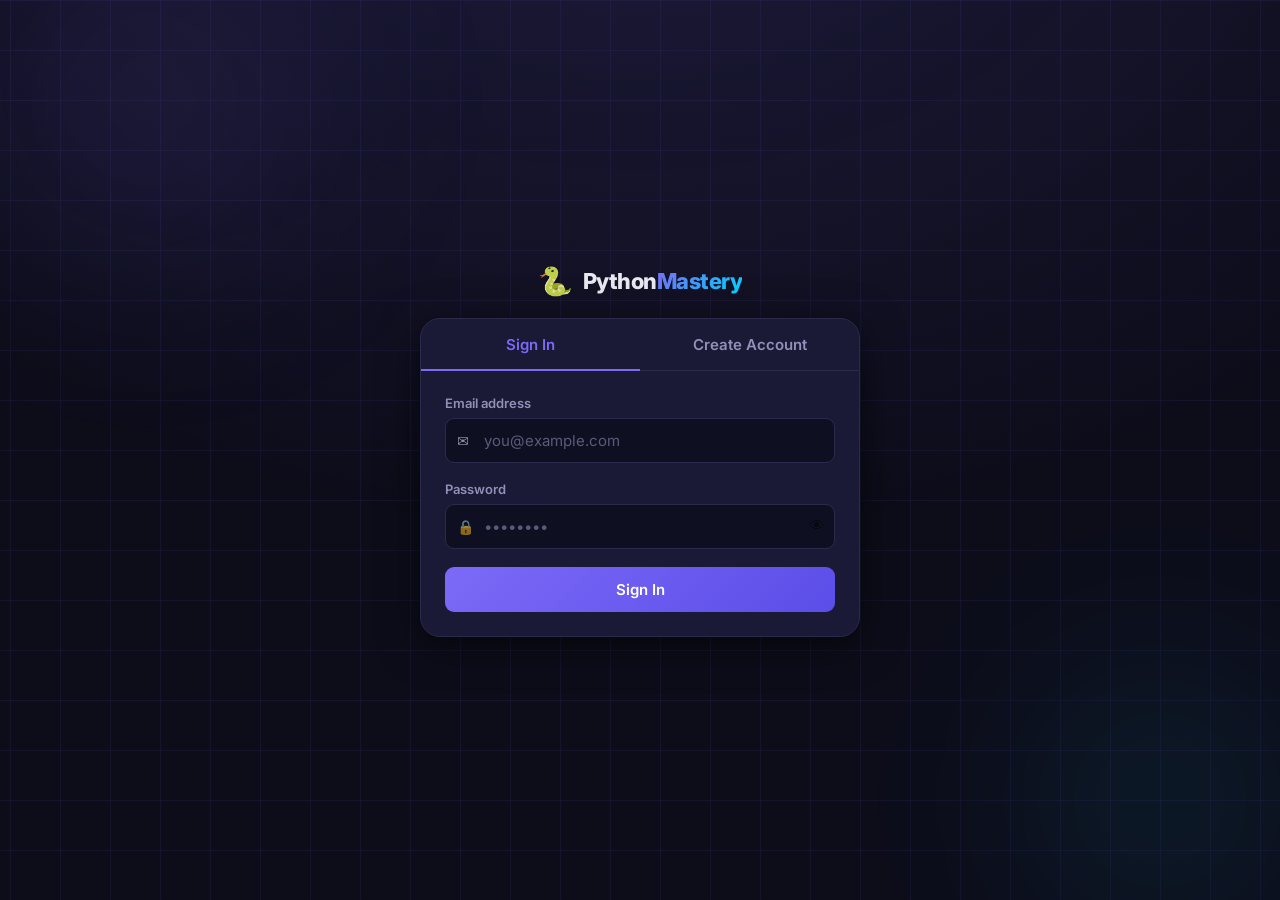
<file: templates/login.html>
<!DOCTYPE html>
<html lang="en" data-theme="dark">
<head>
  <meta charset="UTF-8"/>
  <meta name="viewport" content="width=device-width, initial-scale=1.0"/>
  <title>Sign In – Python Mastery</title>
  <link rel="preconnect" href="https://fonts.googleapis.com"/>
  <link rel="preconnect" href="https://fonts.gstatic.com" crossorigin/>
  <link href="https://fonts.googleapis.com/css2?family=Inter:wght@400;500;600;700;800&family=JetBrains+Mono:wght@400;600&display=swap" rel="stylesheet"/>
  <link rel="stylesheet" href="/static/css/auth.css"/>
</head>
<body>
<div class="auth-bg">
  <div class="auth-bg-grid"></div>
  <div class="auth-orb auth-orb-1"></div>
  <div class="auth-orb auth-orb-2"></div>
</div>

<div class="auth-shell">

  <!-- Brand -->
  <div class="auth-brand">
    <span class="auth-brand-icon">🐍</span>
    <span class="auth-brand-name">Python<span class="gradient-text">Mastery</span></span>
  </div>

  <!-- Card -->
  <div class="auth-card" id="auth-card">

    <!-- Tabs -->
    <div class="auth-tabs">
      <button class="auth-tab active" data-tab="login">Sign In</button>
      <button class="auth-tab" data-tab="register">Create Account</button>
    </div>

    <!-- Alert -->
    <div class="auth-alert hidden" id="auth-alert"></div>

    <!-- LOGIN FORM -->
    <form class="auth-form active" id="form-login" data-form="login" autocomplete="off" novalidate>
      <div class="field-group">
        <label class="field-label" for="login-email">Email address</label>
        <div class="field-wrap">
          <span class="field-icon">✉</span>
          <input class="field-input" type="email" id="login-email" placeholder="you@example.com" required autocomplete="email"/>
        </div>
      </div>
      <div class="field-group">
        <label class="field-label" for="login-password">Password</label>
        <div class="field-wrap">
          <span class="field-icon">🔒</span>
          <input class="field-input" type="password" id="login-password" placeholder="••••••••" required autocomplete="current-password"/>
          <button type="button" class="field-eye" data-target="login-password">👁</button>
        </div>
      </div>
      <button type="submit" class="auth-btn" id="login-btn">
        <span class="btn-text">Sign In</span>
        <span class="btn-spinner hidden">⟳</span>
      </button>
    </form>

    <!-- REGISTER FORM -->
    <form class="auth-form" id="form-register" data-form="register" autocomplete="off" novalidate>
      <div class="field-group">
        <label class="field-label" for="reg-name">Full name</label>
        <div class="field-wrap">
          <span class="field-icon">👤</span>
          <input class="field-input" type="text" id="reg-name" placeholder="John Doe" required/>
        </div>
      </div>
      <div class="field-group">
        <label class="field-label" for="reg-email">Email address</label>
        <div class="field-wrap">
          <span class="field-icon">✉</span>
          <input class="field-input" type="email" id="reg-email" placeholder="you@example.com" required autocomplete="email"/>
        </div>
      </div>
      <div class="field-group">
        <label class="field-label" for="reg-password">Password <span class="field-hint">(min 6 chars)</span></label>
        <div class="field-wrap">
          <span class="field-icon">🔒</span>
          <input class="field-input" type="password" id="reg-password" placeholder="••••••••" required autocomplete="new-password"/>
          <button type="button" class="field-eye" data-target="reg-password">👁</button>
        </div>
      </div>
      <button type="submit" class="auth-btn" id="register-btn">
        <span class="btn-text">Create Account</span>
        <span class="btn-spinner hidden">⟳</span>
      </button>
    </form>

    <!-- Success panel (post-register) -->
    <div class="auth-success hidden" id="reg-success">
      <div class="success-icon">✅</div>
      <h3>Account Created!</h3>
      <p>Your account is pending admin approval.<br/>You'll be able to log in once approved.</p>
      <button class="auth-btn" id="back-to-login-btn">Back to Sign In</button>
    </div>

  </div><!-- /auth-card -->


</div><!-- /auth-shell -->

<script>
(function () {
  'use strict';

  const TOKEN_KEY = 'pytm_auth';

  // If already logged in, go home
  const existing = localStorage.getItem(TOKEN_KEY);
  if (existing) {
    try {
      const payload = JSON.parse(atob(existing.split('.')[1]));
      if (payload.exp * 1000 > Date.now()) {
        window.location.replace(payload.role === 'admin' ? '/admin' : '/');
      }
    } catch (e) {}
  }

  // ── Tab switching
  document.querySelectorAll('.auth-tab').forEach(tab => {
    tab.addEventListener('click', () => {
      document.querySelectorAll('.auth-tab').forEach(t => t.classList.remove('active'));
      document.querySelectorAll('.auth-form').forEach(f => f.classList.remove('active'));
      tab.classList.add('active');
      document.getElementById('form-' + tab.dataset.tab)?.classList.add('active');
      hideAlert('auth-alert');
      document.getElementById('reg-success')?.classList.add('hidden');
    });
  });

  // ── Eye toggle
  document.querySelectorAll('.field-eye').forEach(btn => {
    btn.addEventListener('click', () => {
      const inp = document.getElementById(btn.dataset.target);
      if (!inp) return;
      inp.type = inp.type === 'password' ? 'text' : 'password';
      btn.textContent = inp.type === 'password' ? '👁' : '🙈';
    });
  });

  // ── Alert helpers
  function showAlert(id, msg, type = 'error') {
    const el = document.getElementById(id);
    if (!el) return;
    el.className = `auth-alert ${type}`;
    el.textContent = msg;
  }
  function hideAlert(id) {
    const el = document.getElementById(id);
    if (el) el.className = 'auth-alert hidden';
  }

  function setLoading(btnId, loading) {
    const btn  = document.getElementById(btnId);
    if (!btn) return;
    const text = btn.querySelector('.btn-text');
    const spin = btn.querySelector('.btn-spinner');
    btn.disabled = loading;
    text.classList.toggle('hidden', loading);
    spin.classList.toggle('hidden', !loading);
  }

  // ── Login
  document.getElementById('form-login').addEventListener('submit', async e => {
    e.preventDefault();
    hideAlert('auth-alert');
    const email    = document.getElementById('login-email').value.trim();
    const password = document.getElementById('login-password').value;
    if (!email || !password) { showAlert('auth-alert', 'Please fill in all fields.'); return; }

    setLoading('login-btn', true);
    try {
      const res  = await fetch('/api/auth/login', {
        method: 'POST',
        headers: {'Content-Type': 'application/json'},
        body: JSON.stringify({email, password}),
      });
      const data = await res.json();
      if (!res.ok) {
        const msg = data.code === 'PENDING'
          ? '⏳ Your account is pending admin approval.'
          : data.code === 'EXPIRED'
            ? '⌛ Your access has expired. Contact the administrator.'
            : data.error || 'Login failed.';
        showAlert('auth-alert', msg, data.code ? 'warning' : 'error');
        return;
      }
      localStorage.setItem(TOKEN_KEY, data.token);
      localStorage.setItem('pytm_user', JSON.stringify(data.user));
      window.location.replace(data.user.role === 'admin' ? '/admin' : '/');
    } catch(err) {
      showAlert('auth-alert', 'Network error. Please try again.');
    } finally {
      setLoading('login-btn', false);
    }
  });

  // ── Register
  document.getElementById('form-register').addEventListener('submit', async e => {
    e.preventDefault();
    hideAlert('auth-alert');
    const name     = document.getElementById('reg-name').value.trim();
    const email    = document.getElementById('reg-email').value.trim();
    const password = document.getElementById('reg-password').value;
    if (!name || !email || !password) { showAlert('auth-alert', 'Please fill in all fields.'); return; }
    if (password.length < 6) { showAlert('auth-alert', 'Password must be at least 6 characters.'); return; }

    setLoading('register-btn', true);
    try {
      const res  = await fetch('/api/auth/register', {
        method: 'POST',
        headers: {'Content-Type': 'application/json'},
        body: JSON.stringify({name, email, password}),
      });
      const data = await res.json();
      if (!res.ok) { showAlert('auth-alert', data.error || 'Registration failed.'); return; }
      document.getElementById('form-register').classList.remove('active');
      document.getElementById('reg-success').classList.remove('hidden');
    } catch(err) {
      showAlert('auth-alert', 'Network error. Please try again.');
    } finally {
      setLoading('register-btn', false);
    }
  });

  // ── Back to login
  document.getElementById('back-to-login-btn')?.addEventListener('click', () => {
    document.getElementById('reg-success').classList.add('hidden');
    document.querySelectorAll('.auth-tab').forEach(t => t.classList.remove('active'));
    document.querySelector('[data-tab="login"]').classList.add('active');
    document.querySelectorAll('.auth-form').forEach(f => f.classList.remove('active'));
    document.getElementById('form-login').classList.add('active');
  });

})();
</script>
</body>
</html>
</file>
<file: static/css/auth.css>
/* ════════════════════════════════════════════════════════════
   auth.css — Login & Admin pages for Python Mastery
   Shares the same CSS custom-property system as main.css
════════════════════════════════════════════════════════════ */

/* ── Variables (dark default) ─────────────────────────────── */
:root {
  --bg-base:       #0d0d1a;
  --bg-surface:    #13132a;
  --bg-card:       #1a1a36;
  --bg-input:      #0f0f22;
  --border:        #2a2a4a;
  --border-focus:  #7c6af7;
  --text-primary:  #e8e8f0;
  --text-secondary:#9090b8;
  --text-muted:    #5a5a7a;
  --accent:        #7c6af7;
  --accent-hover:  #9d8fff;
  --accent-glow:   rgba(124,106,247,.25);
  --teal:          #00d4ff;
  --green:         #00c48c;
  --orange:        #ffb300;
  --red:           #ff5757;
  --yellow:        #ffd166;
  --shadow:        0 8px 40px rgba(0,0,0,.6);
  --shadow-sm:     0 2px 12px rgba(0,0,0,.4);
  --radius:        12px;
  --radius-lg:     20px;
  --font:          'Inter', system-ui, sans-serif;
  --transition:    .18s ease;
}

[data-theme="light"] {
  --bg-base:       #f5f5fc;
  --bg-surface:    #ededfa;
  --bg-card:       #ffffff;
  --bg-input:      #f0f0fb;
  --border:        #d0d0ea;
  --text-primary:  #12122a;
  --text-secondary:#5a5a8a;
  --text-muted:    #9090b8;
  --shadow:        0 8px 40px rgba(80,60,180,.12);
}

*, *::before, *::after { box-sizing: border-box; margin: 0; padding: 0; }
html, body { height: 100%; font-family: var(--font); background: var(--bg-base); color: var(--text-primary); }

.gradient-text {
  background: linear-gradient(135deg, var(--accent), var(--teal));
  -webkit-background-clip: text;
  -webkit-text-fill-color: transparent;
  background-clip: text;
}

/* ════════════════════════════════════════════════════════════
   LOGIN PAGE
════════════════════════════════════════════════════════════ */

/* Animated background */
.auth-bg {
  position: fixed; inset: 0; overflow: hidden; z-index: 0;
  background: radial-gradient(ellipse 80% 80% at 50% -20%, rgba(124,106,247,.15), transparent);
}
.auth-bg-grid {
  position: absolute; inset: -50%;
  width: 200%; height: 200%;
  background-image:
    linear-gradient(rgba(124,106,247,.07) 1px, transparent 1px),
    linear-gradient(90deg, rgba(124,106,247,.07) 1px, transparent 1px);
  background-size: 50px 50px;
  animation: grid-drift 20s linear infinite;
}
@keyframes grid-drift {
  0%   { transform: translate(0,0); }
  100% { transform: translate(50px,50px); }
}
.auth-orb {
  position: absolute; border-radius: 50%; filter: blur(80px); pointer-events: none;
}
.auth-orb-1 {
  width: 500px; height: 500px; top: -150px; left: -100px;
  background: radial-gradient(circle, rgba(124,106,247,.12), transparent 70%);
}
.auth-orb-2 {
  width: 400px; height: 400px; bottom: -100px; right: -80px;
  background: radial-gradient(circle, rgba(0,212,255,.10), transparent 70%);
}

/* Shell */
.auth-shell {
  position: relative; z-index: 1;
  min-height: 100vh;
  display: flex; flex-direction: column;
  align-items: center; justify-content: center;
  padding: 24px 16px;
  gap: 20px;
}

/* Brand */
.auth-brand {
  display: flex; align-items: center; gap: 10px;
  font-size: 22px; font-weight: 800; letter-spacing: -.5px;
}
.auth-brand-icon { font-size: 28px; }
.auth-brand-name { color: var(--text-primary); }

/* Card */
.auth-card {
  width: 100%; max-width: 440px;
  background: var(--bg-card);
  border: 1px solid var(--border);
  border-radius: var(--radius-lg);
  box-shadow: var(--shadow);
  overflow: hidden;
  animation: card-in .35s cubic-bezier(.22,.68,0,1.2) both;
}
@keyframes card-in {
  from { opacity: 0; transform: translateY(24px) scale(.97); }
  to   { opacity: 1; transform: none; }
}

/* Tabs */
.auth-tabs {
  display: flex;
  border-bottom: 1px solid var(--border);
}
.auth-tab {
  flex: 1; padding: 16px;
  background: none; border: none; cursor: pointer;
  font: 600 15px var(--font); color: var(--text-secondary);
  transition: var(--transition);
  position: relative;
}
.auth-tab::after {
  content: ''; position: absolute; bottom: -1px; left: 0; right: 0;
  height: 2px; background: var(--accent);
  transform: scaleX(0); transition: var(--transition);
}
.auth-tab:hover { color: var(--text-primary); }
.auth-tab.active { color: var(--accent); }
.auth-tab.active::after { transform: scaleX(1); }

/* Alert */
.auth-alert {
  margin: 16px 24px 0;
  padding: 10px 14px;
  border-radius: 8px;
  font-size: 14px;
  line-height: 1.4;
}
.auth-alert.error   { background: rgba(255,87,87,.12); border: 1px solid rgba(255,87,87,.3); color: #ff7070; }
.auth-alert.warning { background: rgba(255,179,0,.12); border: 1px solid rgba(255,179,0,.3); color: var(--orange); }
.auth-alert.success { background: rgba(0,196,140,.12); border: 1px solid rgba(0,196,140,.3); color: var(--green); }
.auth-alert.hidden  { display: none; }

/* Forms */
.auth-form { display: none; padding: 24px; gap: 18px; flex-direction: column; }
.auth-form.active { display: flex; }

.field-group { display: flex; flex-direction: column; gap: 7px; }
.field-label {
  font-size: 13px; font-weight: 600; color: var(--text-secondary);
  display: flex; align-items: center; gap: 6px;
}
.field-hint { font-weight: 400; color: var(--text-muted); font-size: 12px; }
.field-wrap { position: relative; display: flex; align-items: center; }
.field-icon {
  position: absolute; left: 12px;
  font-size: 14px; opacity: .6; pointer-events: none;
}
.field-input {
  width: 100%; padding: 12px 40px 12px 38px;
  background: var(--bg-input); border: 1px solid var(--border);
  border-radius: 9px; color: var(--text-primary);
  font: 15px var(--font);
  transition: border-color var(--transition), box-shadow var(--transition);
}
.field-input::placeholder { color: var(--text-muted); }
.field-input:focus {
  outline: none;
  border-color: var(--border-focus);
  box-shadow: 0 0 0 3px var(--accent-glow);
}
.field-eye {
  position: absolute; right: 10px;
  background: none; border: none; cursor: pointer;
  font-size: 16px; opacity: .5;
  transition: opacity var(--transition);
}
.field-eye:hover { opacity: 1; }

/* Primary button */
.auth-btn {
  width: 100%; padding: 13px;
  background: linear-gradient(135deg, var(--accent), #5b4de8);
  border: none; border-radius: 9px; cursor: pointer;
  color: #fff; font: 600 15px var(--font);
  transition: var(--transition);
  display: flex; align-items: center; justify-content: center; gap: 8px;
  position: relative;
}
.auth-btn:hover:not(:disabled) {
  background: linear-gradient(135deg, var(--accent-hover), #6b5ef8);
  transform: translateY(-1px);
  box-shadow: 0 6px 20px rgba(124,106,247,.4);
}
.auth-btn:disabled { opacity: .65; cursor: not-allowed; transform: none; }
.btn-spinner { display: inline-block; animation: spin .7s linear infinite; }
.btn-spinner.hidden, .btn-text.hidden { display: none; }
@keyframes spin { to { transform: rotate(360deg); } }

/* Success panel */
.auth-success {
  padding: 36px 24px; text-align: center;
  display: flex; flex-direction: column; align-items: center; gap: 14px;
}
.auth-success.hidden { display: none; }
.success-icon { font-size: 48px; }
.auth-success h3 { font-size: 20px; font-weight: 700; }
.auth-success p  { color: var(--text-secondary); line-height: 1.6; }

/* Footer */
.auth-footer {
  font-size: 13px; color: var(--text-secondary);
  display: flex; gap: 6px; align-items: center;
}
.auth-footer a { color: var(--accent); text-decoration: none; font-weight: 600; }
.auth-footer a:hover { color: var(--accent-hover); text-decoration: underline; }

/* Setup card */
.auth-setup-card { max-width: 480px; }
.setup-header { padding: 24px 24px 0; }
.setup-header h2 { font-size: 20px; font-weight: 700; margin-bottom: 6px; }
.setup-header p  { font-size: 14px; color: var(--text-secondary); }
.setup-back {
  background: none; border: none; cursor: pointer;
  color: var(--accent); font: 600 14px var(--font);
  padding: 0; margin-bottom: 12px; display: block;
}
.setup-back:hover { color: var(--accent-hover); }


/* ════════════════════════════════════════════════════════════
   ADMIN DASHBOARD
════════════════════════════════════════════════════════════ */
.admin-body { min-height: 100vh; background: var(--bg-base); }

/* Top bar */
.admin-topbar {
  position: sticky; top: 0; z-index: 100;
  height: 58px; padding: 0 28px;
  background: rgba(13,13,26,.92);
  backdrop-filter: blur(12px);
  border-bottom: 1px solid var(--border);
  display: flex; align-items: center; justify-content: space-between;
}
.admin-brand {
  display: flex; align-items: center; gap: 10px;
  font-size: 18px; font-weight: 800;
}
.admin-topbar-right { display: flex; align-items: center; gap: 14px; }
.admin-user-badge {
  font-size: 13px; font-weight: 600; color: var(--text-secondary);
  background: var(--bg-surface); border: 1px solid var(--border);
  padding: 5px 12px; border-radius: 20px;
}
.admin-logout-btn {
  padding: 7px 16px; border-radius: 7px; cursor: pointer;
  background: transparent; border: 1px solid var(--border);
  color: var(--text-secondary); font: 600 13px var(--font);
  transition: var(--transition);
}
.admin-logout-btn:hover { border-color: var(--red); color: var(--red); }

/* Stats row */
.admin-stats-row {
  display: flex; gap: 14px; flex-wrap: wrap;
  padding: 20px 28px 0;
}
.stat-pill {
  flex: 1; min-width: 130px;
  background: var(--bg-card);
  border: 1px solid var(--border);
  border-radius: 12px;
  padding: 16px 20px;
  display: flex; flex-direction: column; gap: 4px;
}
.stat-pill.pending  { border-color: rgba(255,179,0,.3); }
.stat-pill.trial    { border-color: rgba(0,212,255,.3); }
.stat-pill.full     { border-color: rgba(0,196,140,.3); }
.stat-pill.expired  { border-color: rgba(255,87,87,.3); }
.stat-pill-num  { font-size: 28px; font-weight: 800; }
.stat-pill.pending .stat-pill-num  { color: var(--orange); }
.stat-pill.trial   .stat-pill-num  { color: var(--teal); }
.stat-pill.full    .stat-pill-num  { color: var(--green); }
.stat-pill.expired .stat-pill-num  { color: var(--red); }
.stat-pill-label { font-size: 12px; font-weight: 600; color: var(--text-secondary); text-transform: uppercase; letter-spacing: .5px; }

/* Main panel */
.admin-main { padding: 20px 28px 40px; }
.admin-panel {
  background: var(--bg-card);
  border: 1px solid var(--border);
  border-radius: 16px;
  overflow: hidden;
}
.panel-header {
  padding: 20px 24px;
  border-bottom: 1px solid var(--border);
  display: flex; align-items: center; justify-content: space-between;
  flex-wrap: wrap; gap: 12px;
}
.panel-title { font-size: 18px; font-weight: 700; }
.panel-actions { display: flex; align-items: center; gap: 10px; flex-wrap: wrap; }
.admin-search {
  padding: 8px 14px; border-radius: 8px;
  background: var(--bg-input); border: 1px solid var(--border);
  color: var(--text-primary); font: 14px var(--font);
  width: 220px; transition: var(--transition);
}
.admin-search:focus { outline: none; border-color: var(--border-focus); box-shadow: 0 0 0 3px var(--accent-glow); }
.admin-filter {
  padding: 8px 12px; border-radius: 8px;
  background: var(--bg-input); border: 1px solid var(--border);
  color: var(--text-primary); font: 14px var(--font); cursor: pointer;
}
.admin-refresh-btn {
  padding: 8px 12px; border-radius: 8px; cursor: pointer;
  background: var(--bg-input); border: 1px solid var(--border);
  color: var(--text-secondary); font-size: 16px;
  transition: var(--transition);
}
.admin-refresh-btn:hover { color: var(--accent); border-color: var(--accent); }

.admin-alert {
  margin: 14px 24px;
  padding: 10px 14px; border-radius: 8px; font-size: 14px;
}
.admin-alert.error   { background: rgba(255,87,87,.12); border: 1px solid rgba(255,87,87,.3); color: #ff7070; }
.admin-alert.success { background: rgba(0,196,140,.12); border: 1px solid rgba(0,196,140,.3); color: var(--green); }
.admin-alert.hidden  { display: none; }

/* Table */
.table-wrap { overflow-x: auto; }
.student-table {
  width: 100%; border-collapse: collapse;
  font-size: 14px;
}
.student-table th {
  padding: 12px 16px;
  text-align: left; font-size: 12px; font-weight: 700;
  color: var(--text-muted); text-transform: uppercase; letter-spacing: .5px;
  border-bottom: 1px solid var(--border);
  white-space: nowrap;
}
.student-table td {
  padding: 14px 16px;
  border-bottom: 1px solid var(--border);
  vertical-align: middle;
}
.student-row:last-child td { border-bottom: none; }
.student-row:hover { background: rgba(124,106,247,.04); }

.td-student { display: flex; align-items: center; gap: 12px; min-width: 200px; }
.student-avatar {
  width: 38px; height: 38px; border-radius: 50%;
  background: linear-gradient(135deg, var(--accent), var(--teal));
  display: flex; align-items: center; justify-content: center;
  font-size: 15px; font-weight: 700; color: #fff;
  flex-shrink: 0;
}
.student-name  { font-weight: 600; }
.student-email { font-size: 12px; color: var(--text-secondary); }
.td-date  { color: var(--text-secondary); font-size: 13px; white-space: nowrap; }

/* Status badges */
.status-badge {
  display: inline-flex; align-items: center;
  padding: 4px 10px; border-radius: 20px;
  font-size: 12px; font-weight: 700; white-space: nowrap;
}
.badge-pending  { background: rgba(255,179,0,.15); color: var(--orange); border: 1px solid rgba(255,179,0,.3); }
.badge-trial    { background: rgba(0,212,255,.12); color: var(--teal);   border: 1px solid rgba(0,212,255,.3); }
.badge-full     { background: rgba(0,196,140,.12); color: var(--green);  border: 1px solid rgba(0,196,140,.3); }
.badge-expired  { background: rgba(255,87,87,.12); color: var(--red);    border: 1px solid rgba(255,87,87,.3); }

.type-chip {
  padding: 3px 9px; border-radius: 6px; font-size: 12px; font-weight: 600;
}
.type-chip.trial { background: rgba(0,212,255,.12); color: var(--teal); }
.type-chip.full  { background: rgba(0,196,140,.12); color: var(--green); }

.days-left { font-weight: 600; color: var(--accent); }

/* Action buttons */
.td-actions { white-space: nowrap; }
.action-btn {
  padding: 6px 14px; border-radius: 7px; cursor: pointer;
  font: 600 13px var(--font); border: none; transition: var(--transition);
}
.approve-btn {
  background: linear-gradient(135deg, var(--accent), #5b4de8);
  color: #fff;
}
.approve-btn:hover { transform: translateY(-1px); box-shadow: 0 4px 14px rgba(124,106,247,.4); }
.edit-btn {
  background: var(--bg-surface); color: var(--text-secondary);
  border: 1px solid var(--border);
}
.edit-btn:hover { border-color: var(--accent); color: var(--accent); }

.table-loading-row { pointer-events: none; }
.table-loading, .table-empty { color: var(--text-muted); font-size: 14px; padding: 20px 0; display: block; text-align: center; }


/* ════════════════════════════════════════════════════════════
   APPROVAL MODAL
════════════════════════════════════════════════════════════ */
.modal-overlay {
  position: fixed; inset: 0; z-index: 1000;
  background: rgba(0,0,0,.65);
  backdrop-filter: blur(6px);
  display: flex; align-items: center; justify-content: center;
  padding: 20px;
  animation: fade-in .15s ease;
}
.modal-overlay.hidden { display: none; }
@keyframes fade-in { from { opacity:0; } to { opacity:1; } }

.modal-card {
  width: 100%; max-width: 500px;
  background: var(--bg-card);
  border: 1px solid var(--border);
  border-radius: 20px;
  overflow: hidden;
  box-shadow: var(--shadow);
  animation: modal-in .2s cubic-bezier(.22,.68,0,1.15) both;
}
@keyframes modal-in {
  from { opacity:0; transform: scale(.93) translateY(16px); }
  to   { opacity:1; transform: none; }
}

.modal-head {
  padding: 20px 24px;
  border-bottom: 1px solid var(--border);
  display: flex; align-items: center; justify-content: space-between;
}
.modal-head h3 { font-size: 18px; font-weight: 700; }
.modal-close-btn {
  width: 32px; height: 32px; border-radius: 8px;
  background: var(--bg-surface); border: 1px solid var(--border);
  cursor: pointer; color: var(--text-secondary); font-size: 14px;
  display: flex; align-items: center; justify-content: center;
  transition: var(--transition);
}
.modal-close-btn:hover { border-color: var(--red); color: var(--red); }

.modal-student-info {
  display: flex; align-items: center; gap: 14px;
  padding: 16px 24px;
  background: var(--bg-surface);
  border-bottom: 1px solid var(--border);
}
.modal-student-avatar {
  width: 44px; height: 44px; border-radius: 50%;
  background: linear-gradient(135deg, var(--accent), var(--teal));
  display: flex; align-items: center; justify-content: center;
  font: 700 18px var(--font); color: #fff; flex-shrink: 0;
}
.modal-student-name  { font-weight: 700; }
.modal-student-email { font-size: 13px; color: var(--text-secondary); }

.modal-alert { margin: 14px 24px 0; padding: 10px 14px; border-radius: 8px; font-size: 14px; }
.modal-alert.error   { background: rgba(255,87,87,.12); border: 1px solid rgba(255,87,87,.3); color: #ff7070; }
.modal-alert.success { background: rgba(0,196,140,.12); border: 1px solid rgba(0,196,140,.3); color: var(--green); }
.modal-alert.hidden  { display: none; }

#approve-form { padding: 20px 24px; display: flex; flex-direction: column; gap: 20px; }

.modal-label {
  display: block; font-size: 13px; font-weight: 700;
  color: var(--text-secondary); text-transform: uppercase;
  letter-spacing: .5px; margin-bottom: 10px;
}
.modal-field-group { display: flex; flex-direction: column; }
.modal-field-group.hidden { display: none; }

/* Access type cards */
.access-type-row { display: flex; gap: 12px; }
.access-type-card {
  flex: 1; cursor: pointer;
  border: 2px solid var(--border);
  border-radius: 12px;
  overflow: hidden; transition: var(--transition);
}
.access-type-card input[type="radio"] { position: absolute; opacity: 0; pointer-events: none; }
.access-card-body {
  display: flex; flex-direction: column; align-items: center;
  gap: 6px; padding: 16px 12px; text-align: center;
}
.access-icon { font-size: 28px; }
.access-name { font-size: 14px; font-weight: 700; }
.access-desc { font-size: 12px; color: var(--text-secondary); }
.access-type-card:hover { border-color: var(--accent); }
.access-type-card.selected {
  border-color: var(--accent);
  background: rgba(124,106,247,.08);
}

/* Trial days */
.trial-days-wrap { display: flex; align-items: center; gap: 10px; }
.modal-input {
  width: 90px; padding: 10px 14px;
  background: var(--bg-input); border: 1px solid var(--border);
  border-radius: 8px; color: var(--text-primary); font: 600 16px var(--font);
  text-align: center; transition: var(--transition);
}
.modal-input:focus { outline: none; border-color: var(--border-focus); box-shadow: 0 0 0 3px var(--accent-glow); }
.trial-days-hint { font-size: 13px; color: var(--text-secondary); }

.trial-days-presets { display: flex; gap: 8px; margin-top: 10px; flex-wrap: wrap; }
.preset-btn {
  padding: 5px 12px; border-radius: 6px; cursor: pointer;
  background: var(--bg-surface); border: 1px solid var(--border);
  color: var(--text-secondary); font: 600 12px var(--font);
  transition: var(--transition);
}
.preset-btn:hover { border-color: var(--accent); color: var(--accent); }

/* Full access info */
.full-access-info {
  display: flex; align-items: center; gap: 12px;
  padding: 14px 16px; border-radius: 10px;
  background: rgba(0,196,140,.08); border: 1px solid rgba(0,196,140,.25);
  color: var(--green); font-size: 14px; font-weight: 600;
}
.full-access-icon { font-size: 22px; }

.modal-submit-btn { margin-top: 4px; }


/* ════════════════════════════════════════════════════════════
   ONLINE / LAST SEEN
════════════════════════════════════════════════════════════ */
.stat-pill.online { border-color: #22c55e33; }
.stat-pill.online .stat-pill-num { color: #22c55e; }

.online-dot {
  display: inline-block;
  width: 8px; height: 8px;
  border-radius: 50%;
  background: #22c55e;
  box-shadow: 0 0 0 2px #22c55e44;
  margin-right: 5px;
  vertical-align: middle;
  animation: pulse-dot 2s infinite;
}
@keyframes pulse-dot {
  0%, 100% { box-shadow: 0 0 0 2px #22c55e44; }
  50%       { box-shadow: 0 0 0 5px #22c55e22; }
}

.last-seen-time { color: var(--text-muted, #9090b8); font-size: 13px; }
.last-seen-never { color: #4a4a6a; font-size: 13px; }

/* ════════════════════════════════════════════════════════════
   RESPONSIVE
════════════════════════════════════════════════════════════ */
@media (max-width: 640px) {
  .admin-topbar { padding: 0 16px; }
  .admin-stats-row { padding: 14px 16px 0; gap: 10px; }
  .stat-pill { min-width: 100px; padding: 12px 14px; }
  .stat-pill-num { font-size: 22px; }
  .admin-main { padding: 14px 16px 40px; }
  .panel-header { flex-direction: column; align-items: flex-start; }
  .panel-actions { width: 100%; }
  .admin-search { width: 100%; }
  .access-type-row { flex-direction: column; }
}
</file>
